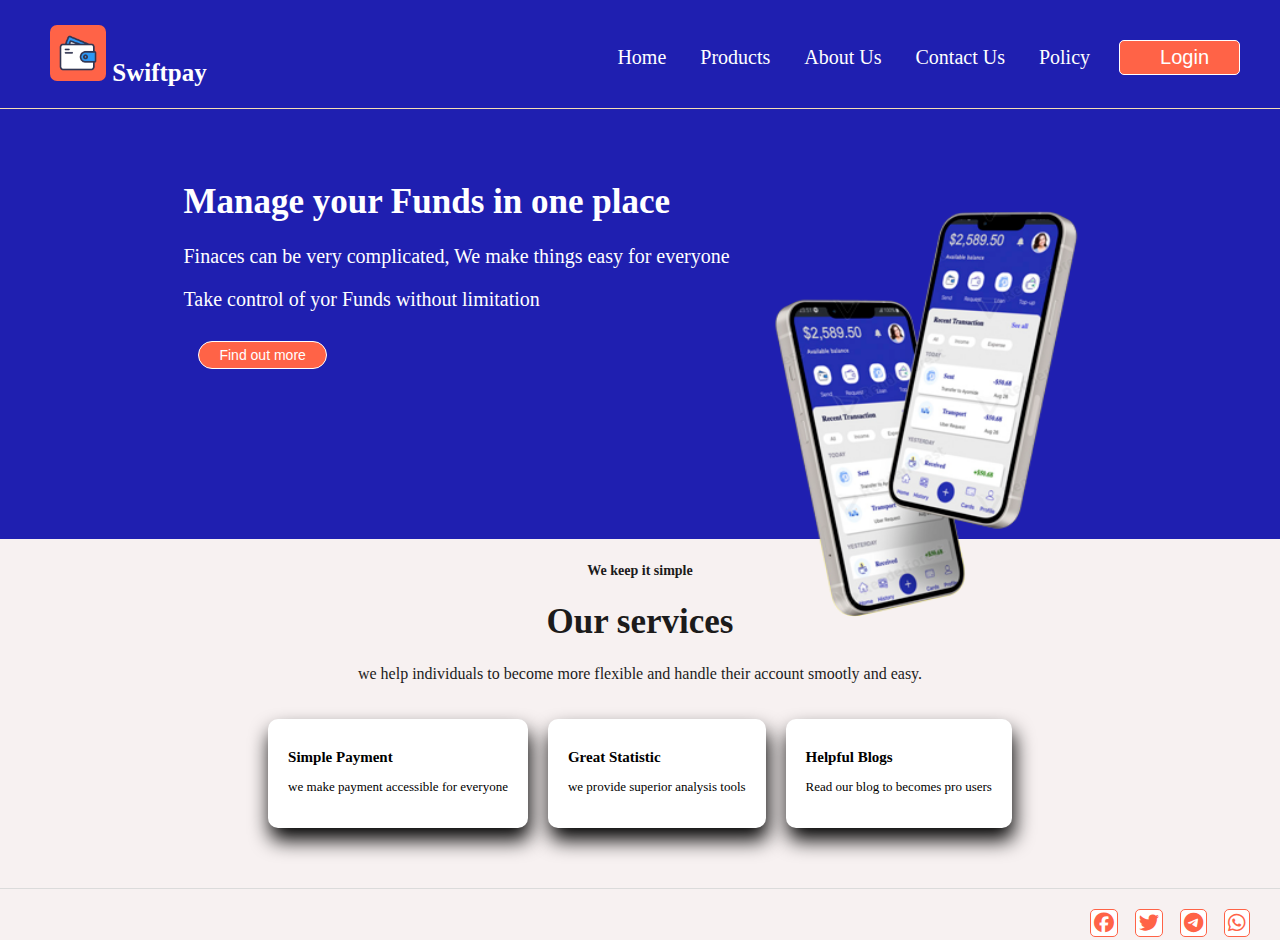
<file: index.html>
<!DOCTYPE html>
<html lang="en">
<head>
    <link rel="stylesheet" href="./css/style.css">
    <link rel="stylesheet" 
href="https://cdnjs.cloudflare.com/ajax/libs/font-awesome/6.1.1/css/all.min.css">
    <meta charset="UTF-8">
    <meta http-equiv="X-UA-Compatible" content="IE=edge">
    <meta name="viewport" content="width=device-width, initial-scale=1.0">
    <meta name="theme-color" content="#000080">
    <title>SWIFT PAY</title>
</head>
<body>
    <!-- MOBILE VERSION STARTED HERE -->
   <section id="mobile-version">
<div class="lan-header">
<div>
    <img src="./image/lanimage.png" alt="wallet" height="250px" width="250px">
    </div>
    <div>
        <h1>Manage your Funds in one place</h1>
        <p>Take control of your money without limitation</p>
        <button class="button-login"><a href="login.html">Log in</a></button>
        <button class="button-reg"><a href="login.html">Get Started</a></button>
    </div>

</div>
    </section>
     <!-- MOBILE VERSION ENDED HERE -->

      <!-- DESKTOP VERSION STARTED HERE -->

   <section id="desktop-version">
    <header class="nav-header">
        <div class="nav-container">
           <div class="swiftlogo">
            <h1><img src="./image/wallet.png" alt="logo" width="40px" height="40px">  Swiftpay</h1>
            </div>
        <nav>
            <a href="#">Home</a>
            <a href="#">Products</a>
            <a href="#">About Us</a>
            <a href="#">Contact Us</a>
            <a href="#">Policy</a>
            <button class="nav-button"><a href="dashboard.html">Login</a>
         </nav>
        </div>
    </header>
    
    <header class="body-header">
        <div class="second-header-container">
          <div>
              <h1>Manage your Funds in one place</h1>
              <p>Finaces can be very complicated, We make things easy for everyone</p> 
             <p>Take control of yor Funds without limitation</p>
             <button>Find out more</button>
          </div>
             
          <div>
              <img class="sansung1" src="./image/iphone21.png" alt="iphone frame" width="400" height="400">
              <!-- <img src="./image/samsung.png" alt="Samsung frame" width="120" height="270"> -->
          </div> 
        </div>   
    </header>

    <section class="dexhomsec1">
        <div class="dexheading">
         <h3> We keep it simple</h3>
        <h1>Our services</h1>
       <p> we help individuals to become more flexible and handle their account smootly and easy.<p>
        </div>
        <div class="dexservice">
           <div class="box">
           <h1>Simple Payment</h1>
           <p> we make payment accessible for everyone</p>
            </div> 
           <div class="box">
           <h1>Great Statistic</h1>
            <p> we provide superior analysis tools</p>
        </div> 
            <div class="box">
            <h1> Helpful Blogs</h1>
            <p> Read our blog to becomes pro users</p>
           </div> 
    </div>
</section>
<footer class="delhomfooter">
    <i class="fa-brands fa-facebook"></i>
    <i class="fa-brands fa-twitter"></i>
    <i class="fa-brands fa-telegram"></i>
    <i class="fa-brands fa-whatsapp"></i>

</footer>
</section>
<!-- DESKTOP VERSION ENDED HERE -->
</body>
</html>
</file>
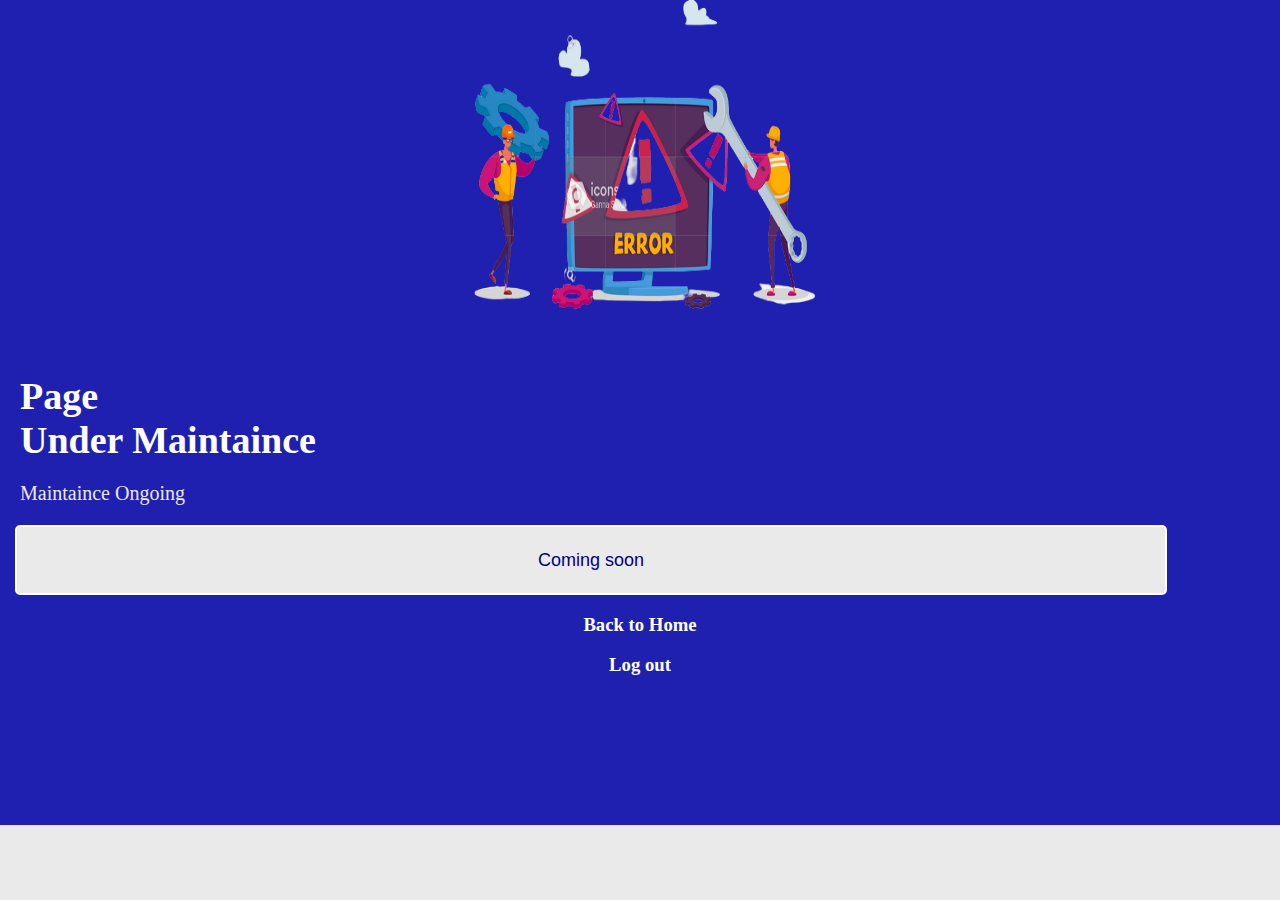
<file: cards.html>
<!DOCTYPE html>
<html lang="en">
<head>
      <link rel="stylesheet" href="./css/style.css">
    <meta charset="UTF-8">
    <meta http-equiv="X-UA-Compatible" content="IE=edge">
    <meta name="viewport" content="width=device-width, initial-scale=1.0">
    <title>Manage Your Cards</title>
</head>
<body>
    <div class="lan-header">
<div>
    <img src="./image/main22.png" alt="Coming soon" height="350px" width="350px">
    </div>
    <div>
        <h1>Page <br>Under Maintaince
        </h1>
        <p> Maintaince Ongoing</p>
        <button class="button-login">Coming soon</a></button>

<h3 class="back-home"><a href="dashboard.html">
    Back to Home</a></h3>

<h3 class="back-home"><a href="index.html">
    Log out</a></h3>
       
    </div>

</div>
</body>
</html>
</file>
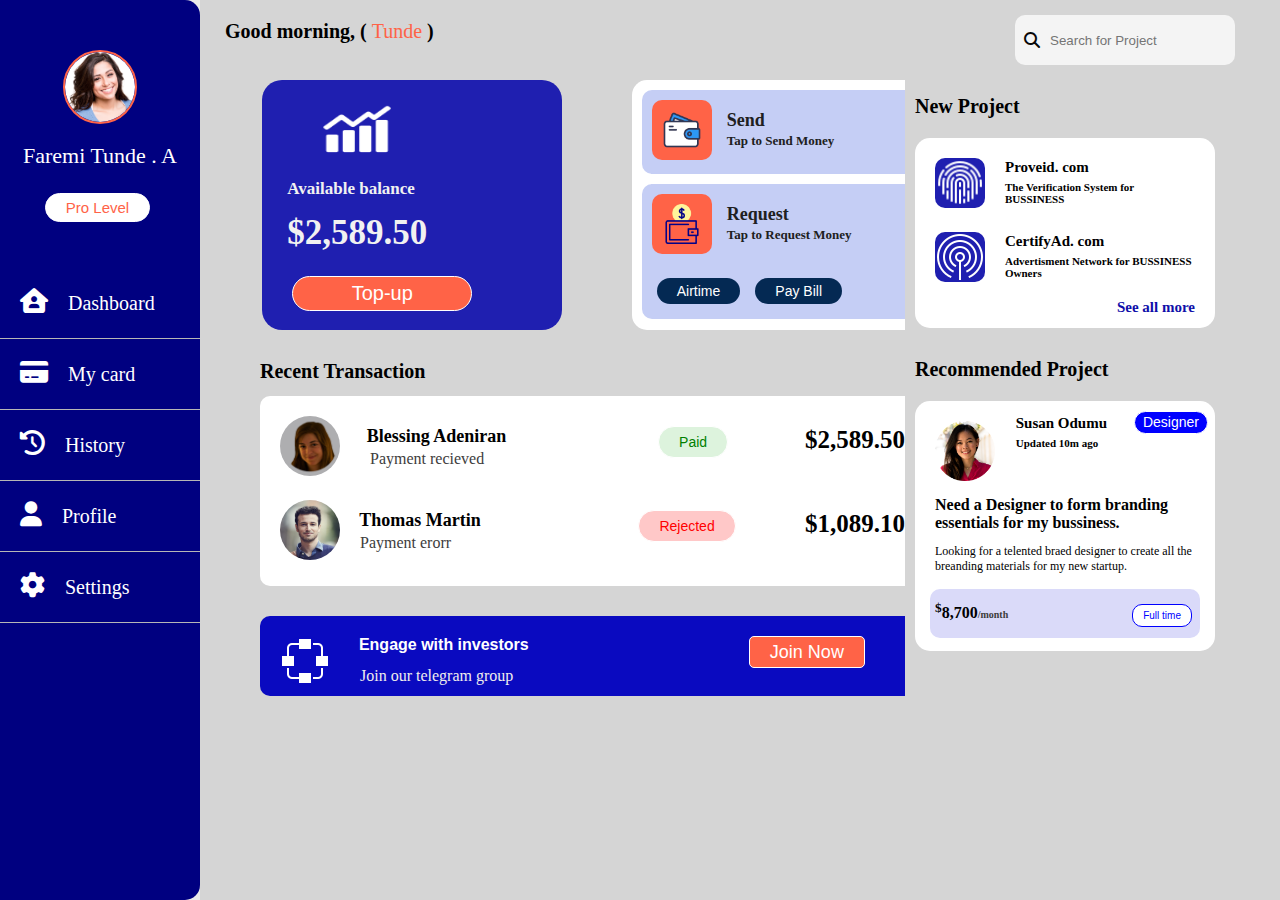
<file: dashboard.html>
<!DOCTYPE html>
<html lang="en">
<head>
    <!-- <script type="text/javascript" src="http://ajax.googleapis.com/ajax/libs/jquery/3.5.1/jquery.min.js"></script> -->
    
   
    <link rel="stylesheet" href="./css/style.css">
    <link rel="stylesheet" 
href="https://cdnjs.cloudflare.com/ajax/libs/font-awesome/6.1.1/css/all.min.css">
    <meta charset="UTF-8">
    <meta http-equiv="X-UA-Compatible" content="IE=edge">
    <meta name="viewport" content="width=device-width, initial-scale=1">
    <meta name="theme-color" content="rgb(206, 207, 207)";>
    <title>SWIFT PAY</title>
</head>
<body>
  
<!-- MOBILE VERSION STARTED HERE -->
   <section id="mobile-version">
    <header class="header-container">
        <div class="top-header">
        <div class="balance">
       <h1>$2,589.50</h1>
       <h3>Available balance</h3>
       </div>
       <div class="bell-user">
     <i class="fa-solid fa-bell"></i>
    <img id="open" 
    src="./image/user-image.png" alt="user-image" height="40px" width="40px">
    
</div>
</div> 
<div class="second-header"> 
    <div class="item-box">
        <img src="./image/wallet.png" alt="send" height="40px" width="40px">
    <h3>Send</h3>
        
    </div>
    <div class="item-box">
        <img src="./image/wallet4.png" alt="send" height="40px" width="40px">
        <h3>Request</h3>
        
    </div>
    <div class="item-box">
        <img src="./image/money-bag.png" alt="send" height="40px" width="40px">
        <h3>Loan</h3>
        
    </div>
    <div class="item-box">
        <img src="./image/wallet3.png" alt="send" height="40px" width="40px">
        <h3>Top-up</h3>
        
    </div>
      
</div>
</div>
    </header>
    <section>
<div class="main">
<div><h1>Recent Transaction</h1></div>
<div><h3>See all</h3></div>
</div>
<div class="main2">
<button onclick="myFunction()">All</button><button>Income</button>
<button>Expense</button>
<h1>TODAY</h1>
</div>
<div class="bb">
    <div class="bnn">
        <div>
            <img src="./image/money-bag.png" alt="send" height="40px" width="40px">
        </div>
    <div>
        <h1>Sent</h1>
        <p>Transfer to Ayomide</p>
    </div>
    <div>
        <h1>-$50.68</h1>
        <p><span>Aug 26</span></p>
    </div>
</div>
<div class="bb">
    <div class="bnn">
        <div>
            <img src="./image/car.png" alt="send" height="40px" width="40px">
        </div>
    <div>
        <h1>Transport</h1>
        <p>Uber Request </p>
    </div>
    <div>
        <h1>-$50.68</h1>
        <p><span>Aug 26</span></p>

    </div>
</div>
 </section>
 <section>
    <div class="main2">
        <h1>YESTERDAY</h1>
        </div>
        <div class="bb">
            <div class="bnn">
                <div>
                    <img src="./image/wallet5.png" alt="send" height="40px" width="40px">
                </div>
            <div>
                <h1>Received</h1>
                <p>Payment from Tunde</p>
            </div>
            <div>
                <h1><span>+$50.68</span></h1>
                <p><span>Aug 25</span></p>
            </div>
        </div>
        <div class="bb">
            <div class="bnn">
                <div>
                    <img src="./image/wallet5.png" alt="send" height="40px" width="40px">
                </div>
            <div>
                <h1>Received</h1>
                <p>Payment from Adekunle</p>
            </div>
            <div>
                <h1><span>+$880.78</span></h1>
                <p><span>Aug 16</span></p>
        
            </div>
        </div>
 </section>
 <!-- Nav popup hidden by the default started here  -->
 <div class="modal-container" id="modal-container">
    <div class="modal">
    <nav> 
        <div>
    
            <ul>
                <li class="close" id="close"><i class="fa-solid fa-arrow-right-to-bracket"></i></li>
                <li><a href="./cards.html"><i class="fa-solid fa-house-user"></i>Dashboard</a></li>
                <li><a href="cards.html"><i class="fa-solid fa-credit-card"></i>My card</a></li>
                <li><a href="history.html"><i class="fa-solid fa-clock-rotate-left"></i>History</a></li>
                <li><a href="profile.html"><i class="fa-solid fa-user"></i>Profile</a></li>
                <li><a href="#"><i class="fa-solid fa-gear"></i>Settings</a></li>
            
            </ul>
        </div>
    </nav>
    </div>
    </div>
 <!-- Nav popup hidden by the default  Ended here -->
    <footer class="footer-container">
        <div class="footer"> 
            <div class="item-box"><a href="dashboard.html">
                <img src="./image/home.png" alt="send" height="40px" width="40px">
            <h3>Home</h3></a>
                
            </div>
            <div class="item-box"><a href="history.html">
                <img src="./image/history.png" alt="send" height="40px" width="40px">
                <h3>History</h3></a>

                </div>

                <div class="plus-box">
                    <img src="./image/plus.png" alt="send" height="70px" width="70px">
                
                </div>

            <div class="item-box"><a href="cards.html">
                <img src="./image/credit-card.png" alt="send" height="40px" width="40px">
                <h3>Cards</h3></a>
    
                
            </div>
            <div class="item-box"><a href="profile.html">
                <img src="./image/user.png" alt="send" height="40px" width="40px">
                <h3>Profile</h3></a>
                
            </div>
              
        </div>
        </div>
        

    </footer>
   </div>
    
</div>

 </section>
   <!-- MOBILE VERSION ENDED HERE -->

   <!-- DESKTOP VERSION STARTED HERE -->

   <section id="desktop-version">
    <div class="desktop-container">
        <div class="side-menu">
          <div class="profile-image">
                <img id="open" 
    src="./image/user-image.png" alt="user-image" height="40px" width="40px">
    <h1>Faremi Tunde . A</h1>
    <button>Pro Level</button>
            </div>

            <div>
                <ul class="link">
            
                    <li><a href="dashboard.html"><i class="fa-solid fa-house-user"></i>Dashboard</a></li>
                    <li><a href="cards.html"><i class="fa-solid fa-credit-card"></i>My card</a></li>
                    <li><a href="history.html"><i class="fa-solid fa-clock-rotate-left"></i>History</a></li>
                    <li><a href="profile.html"><i class="fa-solid fa-user"></i>Profile</a></li>
                    <li><a href="#"><i class="fa-solid fa-gear"></i>Settings</a></li>
                
                </ul>
            </div>
        </div>
        
        <div class="section1">
            
            <h2>Good morning, (<span>Tunde</span> )</h2> 

            <div class="section1-content">
             <div class="clo">
                <img src="./image/chart.png" alt="chart" width="70px" height="50px"/>
                <h2>Available balance</h2>
                <h1>$2,589.50</h1>
                <button>Top-up</button>
            
            </div>

            <div class="plo">
                
                <div class="plo-items1"> 
                    <div class="plo-content">
                      <div class="plo-image">
                        <img src="./image/wallet.png" alt="send" height="40px" width="40px">
                       </div>

                        <div class="plo-text">
                        <h2>Send</h2>
                        <h3>Tap to Send Money</h3>
                        </div>
                    </div>

                 </div>
                 <div class="plo-items1"> 
                    <div class="plo-content">
                      <div class="plo-image">
                        <img src="./image/wallet5.png" alt="send" height="40px" width="40px">
                       </div>

                        <div class="plo-text">
                        <h2>Request</h2>
                        <h3>Tap to Request Money</h3>
                        </div>
                    </div>
                    <button>Airtime</button><button>Pay Bill</button>
                     </div>
         
                
                </div>

            </div>
            <h1 class="transh1">Recent Transaction</h1>
            <div class="trans-container">
                <div class="trans">
                     <div>
                     <img src="./image/user-image2.png" alt="chart" width="70px" height="70px"/>
                     </div>
                     <div>
                      <h1>Blessing Adeniran</h1>
                      <h2>Payment recieved</h2>
                     </div>
                     <div>
                       <button>Paid</button>
                     </div>
                     <div>
                     <h3>$2,589.50</h3>
                
                </div>
            
            </div>
                <div class="trans">
                     <div>
                     <img src="./image/manuser.jpeg" alt="chart" width="70px" height="70px"/>
                     </div>
                     <div>
                      <h1>Thomas Martin</h1>
                      <h2 class="pmred">Payment erorr</h2>
                     </div>
                     <div>
                      <span class="trans-button"><button>Rejected</button></span>
                     </div>
                     <div>
                     <h3>$1,089.10</h3>
                
                </div>
            
            </div>
        </div>
            <div class="ground-info">
               <div>
               <img src="./image/adnetwork.png" alt="chart" width="70px" height="70px"/>
               </div>
               <div>
                <h1>Engage with investors</h1>
                <h2>Join our telegram group</h2>
               </div>
               <div>
               <button>Join Now</button>
               </div>
            </div>
          
     </div>
        <div class="section2">
            <div class="search-box"> 
             <i class="fa fa-search"></i>
          <input type="search" placeholder="Search for Project">
         </div>
            
            <div class="section2-content">
                <h2>New Project</h2>
                <div class="cla">
                    <div class="claitem">
                        <div> 
                        <img 
                        src="./image/fingerprint.png" alt="fingerprint" width="40px" height="40px">
                        </div> 

                        <div>
                        <h1>Proveid. com</h1>
                        <h3 class="veri">The Verification System for BUSSINESS</h3>
                        </div>
                    </div>

                    <div class="claitem">
                        <div> 
                        <img 
                        src="./image/networkpro.png" alt="fingerprint" width="40px" height="40px">
                        </div> 

                        <div>
                        <h1>CertifyAd. com</h1>
                        <h3>Advertisment Network for BUSSINESS Owners</h3>
                        <h4>See all  more</h4>
                        </div>
                    </div>
                </div>

                <h2>Recommended Project</h2>

                <div class="cla2">
                    <div class="cla-proj">
                        <div> 
                        <img 
                        src="./image/camm.png" alt="fingerprint" width="60px" height="60px">
                        </div> 

                        <div>
                        <h1>Susan Odumu</h1>
                        <h3 class="veri">Updated 10m ago</h3>
                        </div>
                        <div>
                            <button>Designer</button>
                        </div>
                    </div>
                <div class="cla-projcontect">
                    <h1>Need a Designer to form branding essentials for my bussiness.</h1>
                    <h3>Looking for a telented braed designer to create all the breanding materials for my new startup.</h3>
                </div>
                  <div class="cla-proj-offer">
                      <div>
                      <h1><sup>$</sup>8,700<span>/month</span><h1>  
                       </div>
                   
                       <div>
                       <button>Full time</button>  
                        </div>
                    </div>
            </div>
       
        </div>
        </section>

   <!-- DESKTOP VERSION ENDED HERE -->
<script type="text/javascript" src="./js/function.js"></script>
</body>
</html>
</file>
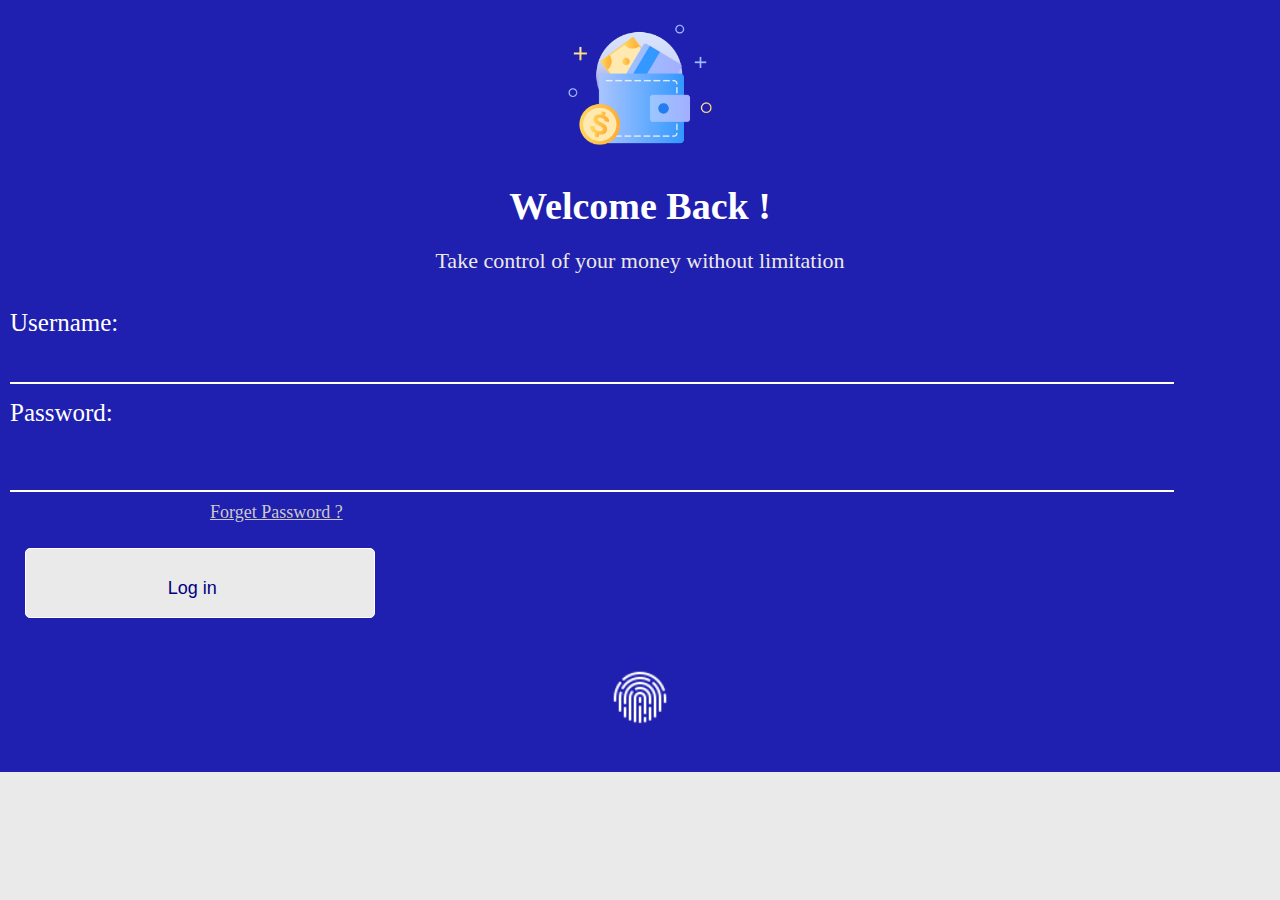
<file: login.html>
<!DOCTYPE html>
<html lang="en">
<head>
      <link rel="stylesheet" href="./css/style.css">
    <link rel="stylesheet" 
href="https://cdnjs.cloudflare.com/ajax/libs/font-awesome/6.1.1/css/all.min.css">
    <meta charset="UTF-8">
    <meta http-equiv="X-UA-Compatible" content="IE=edge">
    <meta name="viewport" content="width=device-width, initial-scale=1.0">
    <meta name="theme-colo" content="#000080">
    <title>Get Started</title>
</head>
<body>
<div class="login-header">
<div>
    <img src="./image/lanimage.png" alt="wallet" height="150px" width="150px">
    </div>
    <div>
        <h1>Welcome  Back !</h1>
        <p>Take control of your money without limitation</p>
        <form>
            <label for="username">Username:</label><br>
            <input type="text" id="username" name="username"><br>
            <label for="password">Password:</label> <br>
            <br>
            <input type="password" id="pass" name="password"><br>
            <a href="#">Forget Password ?</a><br>
            <button type="submit"><a href="dashboard.html">Log in</a></button>
            
        </form>
<div>
    <img src="./image/fingerprint.png" alt="send" height="60px" width="60px">
</div>

    </div>

</div>
    
</body>
</html>
</file>
<file: css/style.css>
body{
    background-color: rgb(234, 234, 234);
    box-sizing: border-box; 
    height: 100vh;
    width: 100vw; 
    margin: 0;
    padding: 0;
    

}
/* dashboard Header Started Here */
.header-container{
    background-color:rgb(31, 31, 176);
    margin: 0;
    padding: 0;
}

.top-header{
    box-sizing:border-box;
    /* margin-left: 0px;
    margin-right: 0px; */
    padding: 0;
    color:rgb(206, 207, 207);
    display: flex;
    justify-content: space-around;
    position: relative;
    background-color:rgb(31, 31, 176);
}

.balance h1{
    font-size: 39px;
    font-weight: 500;
    font-family: Arial, Helvetica, sans-serif;
    margin-top: 20px;
    margin-bottom: 10px;

}
.balance h3{
    font-family: 'Lucida Sans', 'Lucida Sans Regular', 'Lucida Grande', 'Lucida Sans Unicode', Geneva, Verdana, sans-serif;
    font-size: 15px;
    font-weight: 300;
    margin-bottom: 10px;
    color: rgb(224, 223, 223);
}
.bell-user .fa-solid{
    width: 30px;
    font-size: 23px;
    position: relative;
    bottom: 19px;

}
.bell-user .fa-solid:hover{
    color: tomato;
    width: 30px;
    font-size: 28px;
    position: relative;
    bottom: 19px;
    right: 10px;

}
.bell-user img{
    border-radius: 800px;
    width: 50px;
    height:50px ;
    border: 2px solid whitesmoke;
    margin-top: 20px;
    /* i just added the below property  */
    margin-left: 10px; 
 } 

.bell-user img:hover{
    border-radius: 800px;
    width: 60px;
    height:60px ;
    border: 2px solid tomato;
    margin-top: 20px;
} 
.second-header{
    background-color:rgb(31, 31, 176);
    height: 120px;
    color: white;
    display: flex;
    justify-content: space-around;
    position: relative;
    margin-top: 20px;
    margin-right: 10px;
    margin-left: 10px;

}

.second-header img{
    padding: 10px;
    background-color: white;
    border-radius: 20px;
    margin: 0;
   height: 30px;
   width: 30px;
}
.second-header h3{
    font-size: 15px;
    text-align: center; 
    font-weight: 200;
    font-family:-apple-system, BlinkMacSystemFont, 'Segoe UI', Roboto, Oxygen, Ubuntu, Cantarell, 'Open Sans', 'Helvetica Neue', sans-serif; 
    margin-top: 10px;  

}
/* dashboard Header Ended Here */

 /*  Main section started here */
 section{
    background-color: rgb(234, 234, 234);
 }
.main{
    position: relative;
    display: flex;
    justify-content: space-around;
    border-radius: 15px 15px 0 0;
    background-color: rgb(234, 234, 234);
    bottom: 15px;
}
.main h1{
    font-size: 15px;
    color: rgb(1, 1, 52);
    margin-top: 20px;
    margin-left: -10px;
}
.main h3{
    font-size: 13px;
    color: rgb(83, 83, 232);
    margin-top: 20px;
    margin-left: 20px;
} 

 /*  Main section End here */


  /* main2 section started here */

.main2{
    background-color: rgb(234, 234, 234);
    height: auto;
    margin-top: -15px;
    margin-bottom: 0;
}
button{
    font-size: 14px;
    color: rgb(127, 124, 124);
    background: white;
    border: 1px solid rgb(255, 255, 255);
    padding: 5px 20px;
    margin-left: 15px;
    border-radius: 20px;
    margin-top: 10px;
    margin-right: 0;
    margin-bottom: 0;
}
.main2 h1{
    font-size: 15px;
    margin-top: 20px;
    color: rgba(12, 12, 46, 0.454);
    margin-left: 20px;
    margin-bottom: 0;
    padding-bottom: 20px;
    font-weight: 600px;
    font-family: Holvetica, sans-serif;
}

 /*  main2 section End here */

  /*  history section started here */
.bb{
    margin-top: -5px;
    background-color: rgb(234, 234, 234);
    height: 200px;
}
.bnn{
    display: flex;
    justify-content: space-around;
    background-color: white;
    width: 90%;
    margin-top: 0;
    margin-bottom: 13px;
    margin-left: auto;
    margin-right: auto;
    border-radius: 10px;
    box-shadow: 3px 3px 0px 0px rgb(187, 186, 186);
}
.bnn img{
    background-color: aliceblue;
    padding: 10px;
    margin: 10px  -20px 10px;
    border-radius: 30px;
    height: 30px;
    width: 30px;
}
.bnn h1{
    margin-top: 15px;
    margin-left: -20px;
    color: rgb(26, 26, 148);
    font-size: 12px;
}

.bnn p{
    font-size: 11px;
    color: rgb(84, 82, 82);
    margin-top: 5px;
    margin-left: -20px;
    font-family:-apple-system, BlinkMacSystemFont, 'Segoe UI', Roboto, Oxygen, Ubuntu, Cantarell, 'Open Sans', 'Helvetica Neue', sans-serif
}
p span{
    font-size: 11px;
    margin-left: 10px;
}
h1 span{
    color: green;
}
 /*  history section End here */
   

 /*  footer section started here */

.footer{
        height: auto; 
        background-color: rgb(234, 234, 234);
        color: white;
        display: flex;
        justify-content: space-around;
        position: fixed;
        bottom: 0;
        right: 0;
        left: 0;
        width: 100%;
        margin-top: 20px; 
    
    }
   
    .footer img{
        padding: 10px;
        border-radius: 20px;
        margin: 0;
       height: 25px;
       width: 25px;
    }

    .footer h3{
        font-size: 14px;
        color: rgb(31, 31, 176);
        text-align: center;
        font-weight: 500;
        font-family: apple-system, BlinkMacSystemFont, 'Segoe UI', Roboto, Oxygen, Ubuntu, Cantarell, 'Open Sans', 'Helvetica Neue', sans-serif; 
        margin-top: 0; 
        margin-bottom: 15px;
     
}
.footer .plus-box img{
    width: 60px;
    height: 60px;
    
}

.footer .plus-box img:hover{
    width: 65px;
    height: 65px;
    margin-top: -15px;
}

.item-box a{
    text-decoration: none;
}

.item-box img:hover{

background-color: tomato;
height: 20px;
width: 20px;

}

 /*  footer section End here */

 /* Landing page started here */
 .lan-header{
    text-align: center;
    background-color:rgb(31, 31, 176);
    padding-bottom: 130px;
 }

 .lan-header h1{
     text-align: left;
     color: white;
     margin: 20px;
     font-size: 38px;
     font-family: 'Times New Roman', Times, serif;
 }
 .lan-header p{
     text-align: left;
    color: rgb(236, 233, 233);
    margin: 20px;
    font-size: 20px;
    font-family: 'Times New Roman', Times, serif;
 }
 .lan-header button {
     font-size: 18px;
     color: white;
     display: block; 
     text-align: center;
    height: 70px;
    width: 90%;
    background-color: blue;
    border: 0;
    border-radius: 5px;
    margin-bottom: 0px;
 }

 .lan-header button a{
    color: white;
    text-decoration: none;
}

.lan-header .button-login a{
    color: navy;
    text-decoration: none;

}  

 .lan-header .button-login{
    border: 2px solid white;
    background-color: rgb(234, 234, 234);
    color: navy;
    margin-bottom: 0;
}
 /* landing page End here */

 /* login page started here */
 .login-header{
     margin-top: -40px;
     color: white;
    text-align: center;
    background-color:rgb(31, 31, 176);
    padding-bottom: 40px;
 }
 .login-header h1{
    text-align: center;
     color: white;
     margin: 20px;
     font-size: 38px;
     font-family: 'Times New Roman', Times, serif;
 }
 .login-header p{
    text-align: center;
    color: rgb(236, 233, 233);
    margin: 20px;
    font-size: 22px;
    font-family: 'Times New Roman', Times, serif;
 }

 form {
     padding-left: 10px;
     padding-right: 10px;
     text-align: left;
     font-weight: 400;
 }

 .login-header Input{
     background-color: rgb(31, 31, 176);
     padding: 15px;
     width: 90%;
     border: 2px solid rgb(255, 255, 255);
     border-top: 0;
     border-left: 0;
     border-right: 0;   
 }

label{
    display: inline-block;
    margin-top: 15px;
    color: white;
    font-size: 25px;
 }

 .login-header img{
     margin-top: 50px;
 }
 
 .login-header a{
     display: inline-block;
     padding-left:200px;
     font-size: 18px;
     padding-top: 10px;
     color: rgb(204, 201, 201);
    
 }
 .login-header button{
    /* border: 2px solid white; */
    background-color: rgb(234, 234, 234);
    color: navy;
    font-size: 18px;
    display: block;
    text-align: center;
    height: 70px;
    width: 90%;
    /* border: 0; */
    border-radius: 5px;
    margin-top: 25px;
 }

 .login-header button a{
    font-size: 18px;
    color: navy; 
    text-decoration: none;
    position: relative;
    right: 35%;
 }
  /* login page ENDED here */

  /* // coming soon //back to home // log out started here */
  .back-home a{
      color: white;
      text-decoration: none;
  }
  .back-home a:hover{
     font-size: 20px;
    color: rgb(229, 11, 116); 
  }

/* back to home ended here */


/* MODAL POPUP CSS CODE STARTED HERE*/

.modal-container{
    position: fixed;
    top:0;
    left: 12px;
    width: 100vw;
    height: 100vh;
    display: none;
    /* opacity: 0; */
    transition: right .10s ease-in-out;
    pointer-events: auto;
  
}

        .modal nav{
            border: 3px solid rgb(131, 127, 127);
            box-shadow: 0px 0 50px 20px ;
            border-top: 0px;
            padding-top: 5px;
            margin-top: 0;
            border-radius: 0 0px 30px 30px;
            background-color: rgb(31, 31, 176);
        }
      .modal ul li {
    
           font-size: 28px;
           color: white;
            text-decoration: none;
        }

       .modal ul{

            list-style: none;
        }
       .modal ul li i{
            font-size: 35px;
            color: white;
            margin-bottom: 20px;
            margin-right: 0px;
            margin-left: -20px;
            padding: 20px 20px 15px 0;
        }

       .modal ul li a{
             text-decoration: none; 
            color: white;
    
        }

       .modal .close{
            right: 50px;
            top: 0px;
            margin-bottom: 5px;
            position: absolute;
            cursor: pointer;
        }

      .modal .close i:hover{
            color: tomato;
            font-size: 30px;

         }

        .modal  ul li a:hover{
            text-decoration: none; 
         } 
        .modal  ul li i:hover{
            text-decoration: none; 
           color:tomato;
            font-size: 60px;
         }

/* MODAL POPUP CSS CODE ENDED HERE*/


/* /* DESKTOP DESIGN STARTED HERE */ */

.desktop-container{
    display: flex;
    justify-content: space-between;
    box-sizing: border-box;
    background-color: rgb(213, 213, 213);
    width: 100%;
    height: 100%;

}
.side-menu{
    position: fixed;
    left: 0;
    text-align: left;
    box-sizing: border-box;
    background-color: navy ;
    border-radius: 0 15px 15px 0;
    margin-top: 0;
    margin-bottom: 0;
    margin-left: 0;
    width: 200px;
    height: 100%;
}
.side-menu a{
    font-size: 20px;
    display: inline-block;
    color: white;
    line-height: 70px;
    text-decoration: none;
    margin-right: 35px;
}
.side-menu ul{
    box-sizing: border-box;
    padding: 0;
    list-style: none;
}
.side-menu ul li{
    padding-left: 10px;
    border-bottom: 1px solid rgb(182, 182, 182);
    list-style: none;
}
.side-menu ul li:hover{
    border-top-right-radius:  10px;
    background-color: tomato;
    padding-left: 10px;
    border-bottom: 1px solid rgb(182, 182, 182);
    list-style: none;
}

.side-menu i{
    margin-left: 10px;
    margin-right: 20px;
    font-size: 25px;

}

.profile-image{
    text-align: center;
    box-sizing: border-box;
    color: white;
}
.profile-image h1{
    font-weight: 500;
    font-size: 22px;
    font-family:roboto sans-serif;
    box-sizing: border-box;
    color: white;
}
.profile-image img{
    border: 2px solid tomato;
    margin-top: 50px;
    width: 70px;
    height: 70px;
    border-radius: 50%;
}

.profile-image button{
    background-color: white;
    color: tomato;
    font-size: 15px;
    margin-right: 20px;
    margin-bottom: 30px;
}

.section1{
    background-color: rgb(213, 213, 213);
    left: 200px;
    position: fixed;
    box-sizing: border-box;
    margin-left:px;
    width: 794px;
    height: 100%;
    overflow: auto;
}
.section1 h2{
    margin-top: 20px;
   font-size: 20px;
   margin-left: 25px;
   font-family: Georgia, 'Times New Roman', Times, serif;
}
.section1 span{
   font-size: 20px;
   font-weight: 400;
   color: tomato;
   font-family: Georgia, 'Times New Roman', Times, serif;
   margin-left: 5px;
  margin-top: 10px;
}

.section1-content{
display: flex;
justify-content: space-around;
}


.clo{
    margin-top: 20px;
    height: 250px;
    width: 300px;
    margin-right: 5px;
    margin-left: 50px;
    border-radius: 20px;
    background-color: rgb(31, 31, 176);

}

.clo h2{
 font-size: 17px;
 color: rgb(241, 241, 241);
}

.clo h1{
    margin-top: 0;
    font-size: 35px;
    color: rgb(241, 241, 241);
    margin-left: 25px;
}

.clo button{
    background-color: tomato;
    color: white;
    font-size: 20px;
    height: 35px;
    width: 60%;
    margin-top: 0;
    margin-left: 30px;

}
.clo img{
    margin-top: 25px;
    margin-bottom: 0;
    margin-left: 60px;
    /* position: relative;
    left: 40px; */

}
.plo{
    margin-right: 50px;
    margin-top: 20px;
    height: 250px;
    width: 300px;
    margin-left: 40px;
    border-radius: 15px;
    background-color: white;
}



.plo-items1{
    background-color: rgb(197, 206, 245);
    border-radius: 10px;
    margin: 10px;
}

.plo-content{
    position: relative;
    display: flex;
    justify-content: space-between;
}

.plo-content img{
    background-color: tomato;
    border-radius: 10px;
    margin: 10px;
    padding: 10px;
}
.plo-text h2{
    position: absolute;
    left: 60px;
    font-size: 18px;
    color: rgb(32, 32, 32);

}
.plo-text h3{
    position: absolute;
    top: 30px;
    left: 85px;
    font-size: 13px;
    color: rgb(32, 32, 32);
}

.plo-items1 button{
    border: none;
    margin-left: 15px;
    margin-bottom: 15px;
    background-color: rgb(4, 41, 83);
    color: white;
     
}


.section2{
    background-color: rgb(213, 213, 213);
    right: 0;
    position: fixed;
    box-sizing: border-box;
    width: 375px;
    height: 100%;
    overflow: auto;
}

.section2-content h2{
    font-size: 20px;
    margin-top: 30px;
    margin-left: 10px;

}
.cla{
    box-sizing: border-box;
    margin-top: 20px;
    height: 190px;
    width: 300px;
    margin-right: 40px;
    margin-left: 10px;
    border-radius: 15px;
    background-color: white;

}

.search-box input{
    outline: none;
    border: none;
    margin-top: 8px;
     padding: 10px;
     margin-left: 25px;
     width: 190px;
     background-color: rgb(244, 244, 244);
     border-radius: 10px;
}

.search-box i{
    color: rgb(8, 8, 8);
    top: 32px;
    left: 119px;
    position: absolute;

}

/* .search-box ::placeholder{
    color: red;
} */

.search-box{
    height: 50px;
    border-radius: 10px;
    margin-top: 15px;
    width: 220px;
    background-color: rgb(244, 244, 244);
    margin-left: 110px;

}

.claitem{
    margin-bottom: -20px;
    display: flex;
    justify-content: space-between;
}

.claitem img{
    background-color: rgb(31, 31, 176);
    height: 50px;
    width: 50px;
    border-radius: 10px;
    margin: 20px;
}
.claitem h1{
    font-size: 15px;
    margin-top: 27px;
    line-height: 5px;
}

.claitem h3{
    font-size: 11px;
    font-family: 'Times New Roman', Times, serif;

}

.claitem h3{
    font-size: 11px;
    font-family: 'Times New Roman', Times, serif;
     margin-right: 20px;
}
.claitem h4{
    text-align: right;
    font-size: 15px;
     margin-right: 20px;
     color: rgb(15, 15, 169);
}
.transh1{
    font-size: 20px;
    margin-top: 30px;
    margin-left: 60px;
}


.trans-container{
    background-color: rgb(255, 255, 255);
    box-sizing: border-box;
    width: 85%;
    height: 190px;
    margin-left: 60px;
    border-radius: 10px;
}
.trans{
    position: relative;
    display: flex;
    justify-content: space-between; 
    margin-bottom: -20px; 
    
}

.trans img{
    background-color: rgb(174, 174, 176);
    margin: 20px;
    border-radius: 50%;
    width: 60px;
    height: 60px;

}
.trans h1{
    margin-top: 30px;
    margin-left: -130px;
    font-size: 18px;
    font-family: 'Times New Roman', Times, serif;

}

.trans h2{
    position: absolute;
    left: 85px;
    top: 34px;
    color: rgb(61, 60, 60);
    font-size: 16px;
    font-weight: 500;
    font-family: 'Times New Roman', Times, serif;

}

.trans .pmred{
    position: absolute;
    left: 75px;
    top: 34px;
    color: rgb(61, 60, 60);
    font-size: 16px;
    font-weight: 500;
    font-family: 'Times New Roman', Times, serif;

}

.trans button{
    background-color: rgb(221, 243, 221);
    line-height: 20px;
    color: green;
    margin-top: 30px;
    margin-right: 70px;
}

.trans-button button{
    background-color: rgb(255, 200, 200);
    color: red;
    
}
.trans h3{
    margin-top: 30px;
    margin-left: -130px;
    font-size: 25px;
    font-family: 'Times New Roman', Times, serif;

}

/* hdhdhd */

.ground-info{
    position: relative;
    display: flex;
    justify-content: space-between;
    box-sizing: border-box;
    background-color: rgb(10, 10, 192);
    margin-top: 30px;
    width: 85%;
    height: 80px;
    margin-left: 60px;
    
    border-radius: 10px;
}

.ground-info img{
    background-color: rgb(10, 10, 192);
    margin: 20px;
    border-radius: 50%;
    width: 50px;
    height: 50px;

}
.ground-info h1{
    color: white;
    margin-top: 20px;
    margin-left: -183px;
    font-size: 16px;
    font-family: Arial, Helvetica, sans-serif;

}

.ground-info h2{
    position: absolute;
    left: 75px;
    top: 31px;
    color: rgb(240, 237, 237);
    font-size: 16px;
    font-weight: 500;
    font-family: 'Times New Roman', Times, serif;

}

.ground-info button{
    font-size: 18px;
    background-color: tomato;
    line-height: 20px;
    color: rgb(255, 255, 255);
    margin-top: 20px;
    margin-right: 70px;
    border-radius: 5px;
}
.ground-info h3{
    margin-top: 30px;
    margin-left: -120px;
    font-size: 25px;
    font-family: 'Times New Roman', Times, serif;

}

.cla2{
    box-sizing: border-box;
    margin-top: 20px;
    height: 250px;
    width: 300px;
    margin-right: 40px;
    margin-left: 10px;
    margin-bottom: 20px;
    border-radius: 15px;
    background-color: white;
}

.cla-proj{
    margin-bottom: -20px;
    display: flex;
    justify-content: space-between;

}

.cla-proj h1{
    margin-right: 2px;
    font-size: 15px;
    margin-top: 20px;
    line-height: 5px;
}

.cla-proj img {
    height: 60px;
    width: 60px;
    border-radius: 10px;
    margin: 20px;

}

.cla-proj h3{
    font-size: 11px;
    font-family: 'Times New Roman', Times, serif;
     margin-right: 20px;
}

.cla-proj button{
    background-color: blue;
    padding: 8px;
    color: white;
    line-height: 5px;
    margin-right: 7px;
}

.cla-projcontect h1{
    margin-right: 20px;
    margin-left: 20px;
    font-size: 16px;
}


.cla-projcontect h3{
    font-size: 11px;
    margin-left: 20px;
    font-size: 12px;
    font-weight: 300;
}

.cla-proj-offer{
    background-color: rgb(218, 218, 249);
    margin-bottom: -20px;
    display: flex;
    line-height: 8px;
    justify-content: space-between;
    margin: 15px;
    padding: 5px 8px 8px 5px;
    border-radius: 10px;
}

.cla-proj-offer h1{
    font-size: 16px;
}

.cla-proj-offer button{
    line-height: 1px;
    padding: 10px;
    font-size: 10px;
    color: blue;
    border: 1px solid blue;
    border-radius: 10px;
}

.cla-proj-offer span{
    font-size: 10px;
    color: rgb(61, 60, 60);

}

/* DESKTOP DESIGN ENDED HERE */

/* DESKTOP HOME PAGE */

.nav-header{
    background-color: rgb(31, 31, 176);
}

.nav-container{
    background-color: rgb(31, 31, 176);
    display: flex;
    justify-content: space-between;
    line-height: 50px;
    border-bottom: 1px solid wheat;
}

.nav-container nav{
    margin-top: 30px;
    margin-right: 40px;
}
.nav-container a{
    color: white;
    text-decoration: none;
    font-size: 20px;
    padding: 10px 10px; 
    margin-top: 10px;
    margin-left: 10px;
}



.nav-container a:hover {
    background-color: tomato;
    color: white;
    text-decoration: none;
    font-size: 20px;
    border-radius: 5px;
}

.nav-container .nav-button a:hover {
    background-color: transparent;
    color: white;
    text-decoration: none;
    font-size: 20px;
    border-radius: 5px;
}

.nav-container .nav-button {
    font-size: 20px;
    background-color: tomato;
    border-radius: 5px;
}
.nav-container .nav-button a {
    font-size: 20px;
    border-radius: 5px;
}

.nav-container .swiftlogo{
    margin-top: 0px;
    margin-bottom: -15px;
}

.nav-container .swiftlogo img{
    background-color: tomato;
    padding: 8px;
    border-radius: 7px;
    margin-left: 40px;
    height: 40px;
    width: 40px;
}
.nav-container .swiftlogo h1{
    font-size: 25px;
    color: white;
    padding: 8px;
    border-radius: 7px;
    padding-left: 10px;
}

.body-header{
    background-color:rgb(31, 31, 176);
    padding-top: 50px;
  
}
.second-header-container{
    position: relative;
    display: flex;
    justify-content: space-around;
    height: 400px;
}

.second-header-container h1{
    color: white;
    font-size: 35px;
}

.second-header-container p{
    color: white;
    font-size: 20px;
}
.second-header-container button{
      color: white;
    background-color: tomato;
}
.second-header-container .sansung1 {
     position: absolute;
     right: 5px;
    width: 700px;
    height: 500px;
    transition: cubic-bezier(0.95, 0.05, 0.795, 0.035);
  
}

.dexhomsec1{
    background-color: rgb(247, 241, 241);
    margin-top: -20px;
    
}
.dexhomsec1 .dexheading h1{
    color: rgb(28, 27, 27);
    font-size: 35px;

}
.dexhomsec1 .dexheading h3{
    color: rgb(28, 27, 27);
    font-size: 14px;
}

.dexhomsec1 .dexheading p{
    color: rgb(28, 27, 27);
    font-size: 16px;
   
}
.dexhomsec1 .dexheading{
    text-align: center;
    color: rgb(28, 27, 27);
    font-size: 15px;
    padding-top: 10px;
   
}
.dexservice{
    padding-bottom: 40px;
    display: flex;
    justify-content: center;
}

.dexservice .box{
    box-shadow:  2px 12px 20px;
    background-color: white;
    border-radius: 10px;
    padding: 20px;
    margin: 20px 10px;
}

.dexservice .box h1{
    font-size: 15px;
}
.dexservice .box p{
    font-size: 13px;
}


.delhomfooter{
    border-top: 1px solid rgb(219, 219, 219);
    text-align: right;
    background-color: rgb(247, 241, 241);
    Padding-right: 20px;
}
.delhomfooter i{
    border-radius: 5px;
    color: tomato;
    background-color: white;
    margin-top: 20px;
    font-size: 20px;
    padding: 3px;
    border: 1px solid tomato;
    margin: 3px;
    margin-right: 10px;
    margin-top: 20px;
}

@media screen  and (max-width: 768px){
    #mobile-version{
        display: block ;
    }
    #desktop-version{
        display: none;
    }
}
@media screen  and (min-width: 769px){
  #mobile-version{
        display: none;
        
    }
     #desktop-version{
        display: block;

     }
     .login-header{
     text-align: center;
     }
     .login-header button{
         text-align: center;
         width: 350px;

    
        
    }
}
</file>
